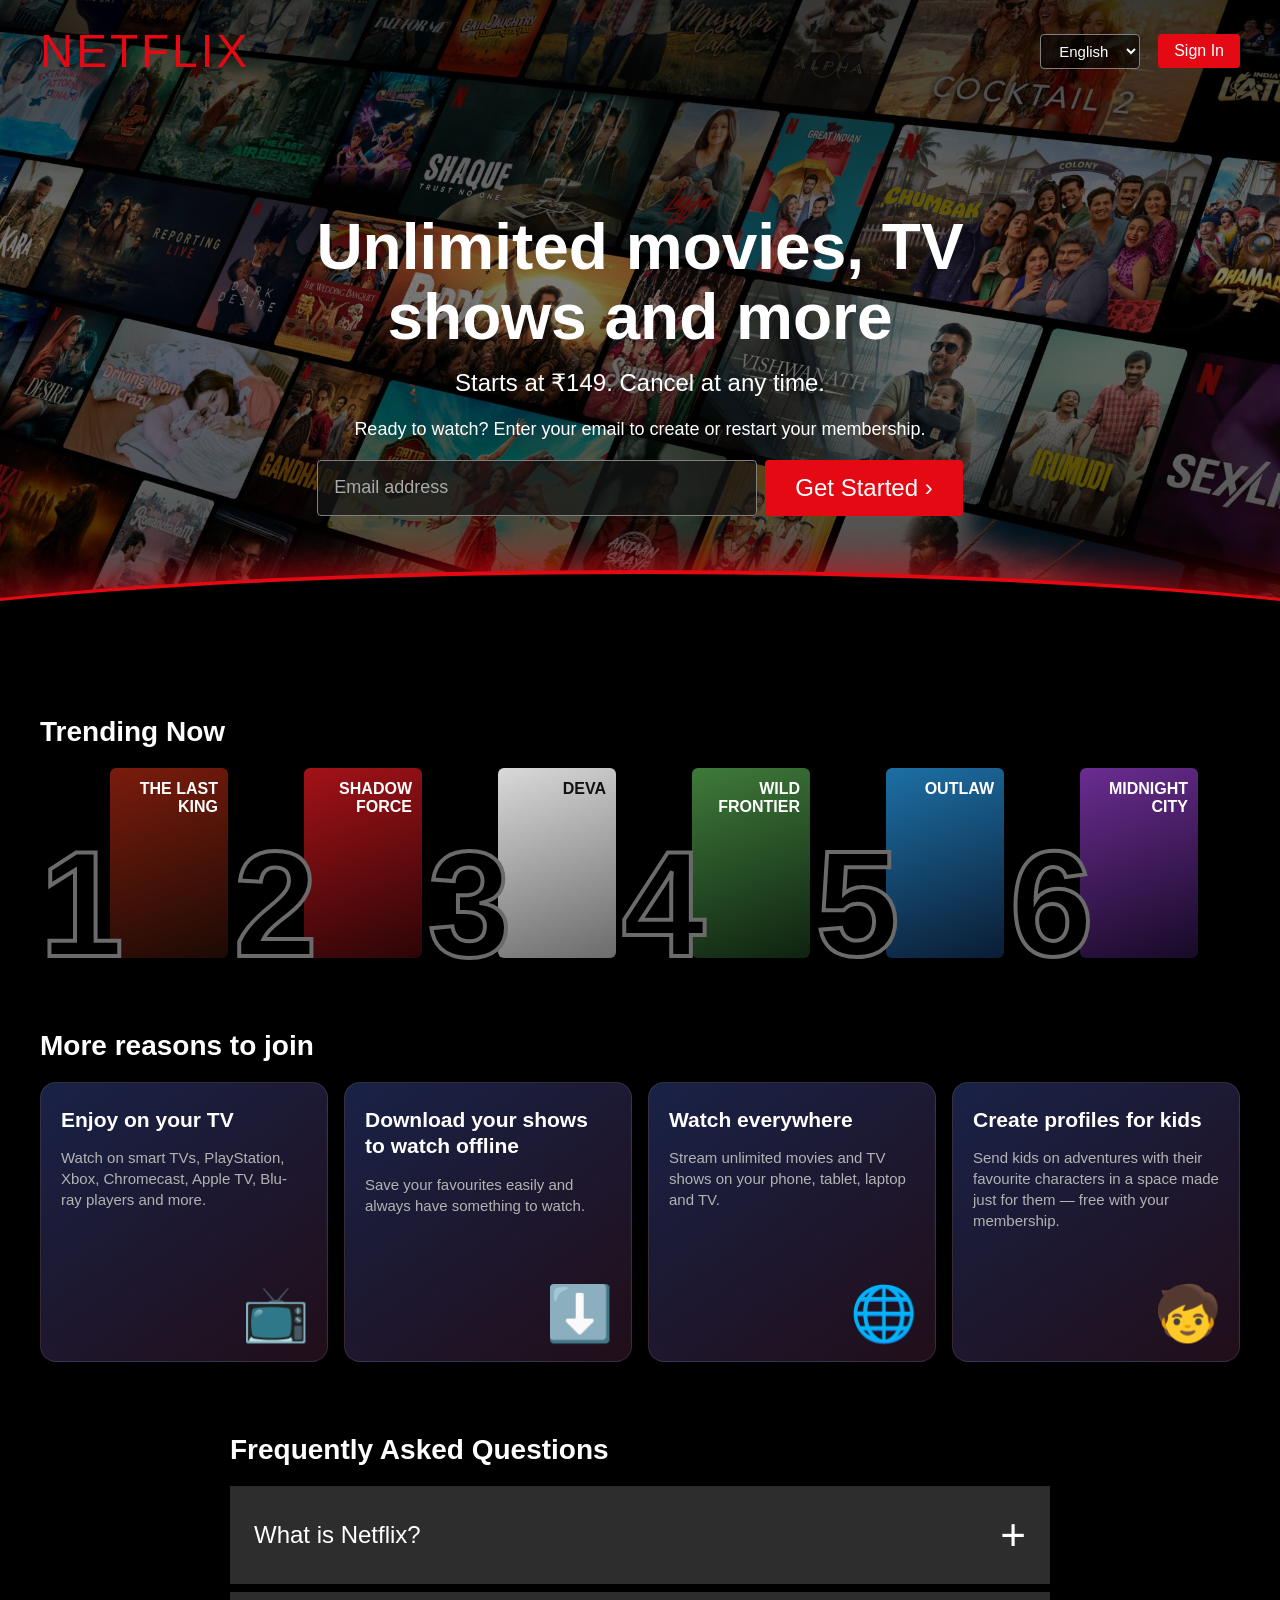
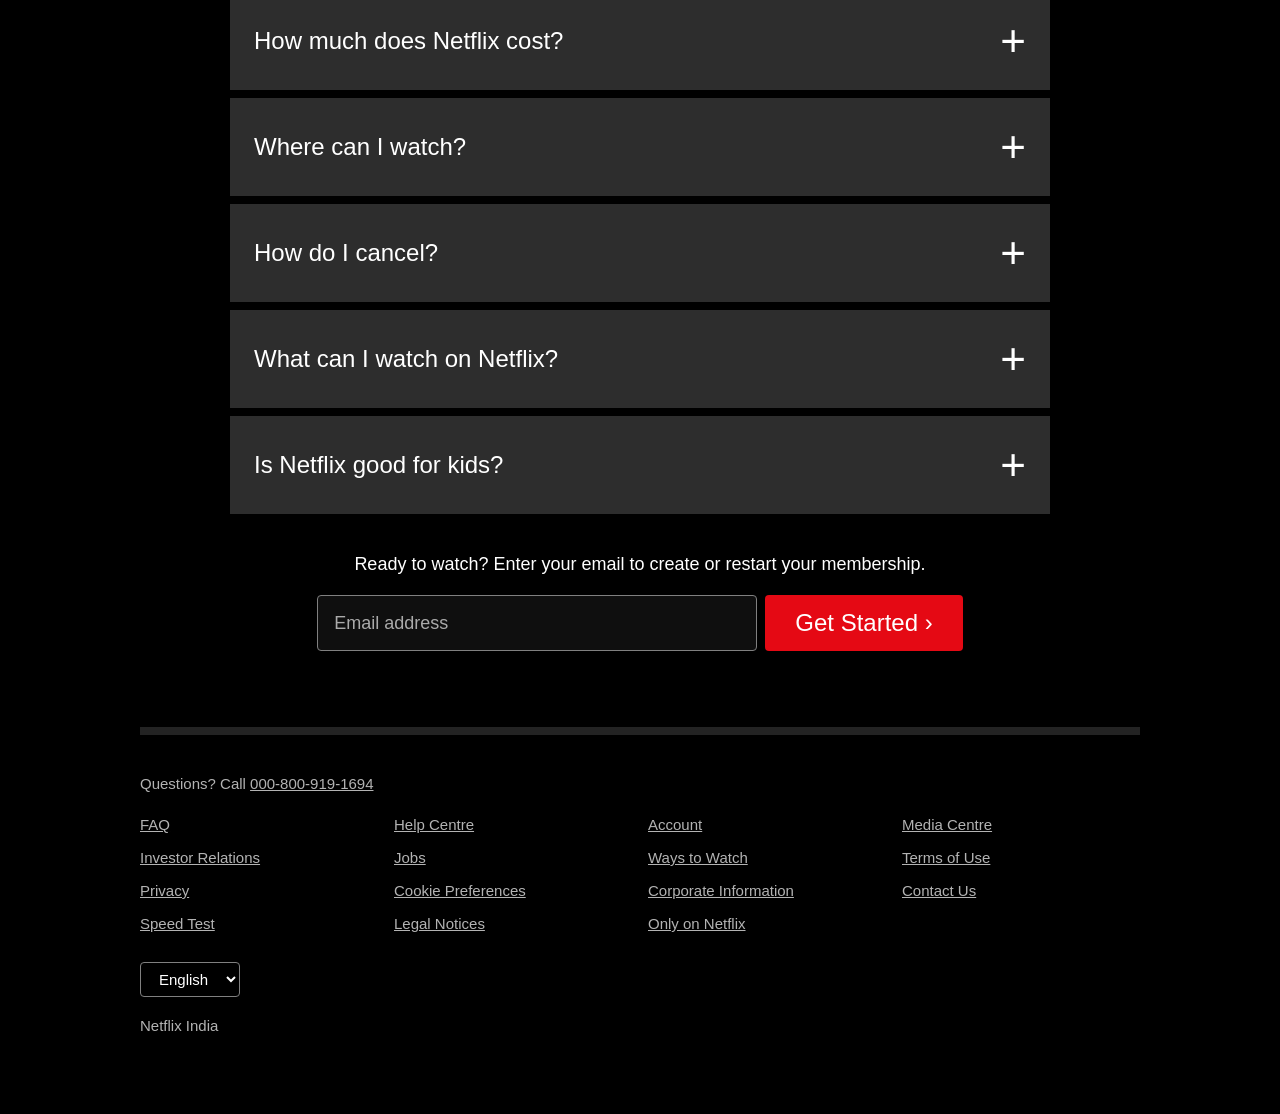
<file: Project 3/index.html>
<!DOCTYPE html>
<html lang="en">
<head>
<meta charset="UTF-8">
<title>Netflix India - Watch TV Shows Online, Watch Movies Online</title>
<link rel="stylesheet" href="style.css">
</head>
<body>

<!-- ========== HERO ========== -->
<header class="hero">

  <!-- background: poster wall (always works) + optional real photo on top -->
  <div class="wall"><div></div><div></div><div></div><div></div><div></div><div></div><div></div><div></div><div></div><div></div><div></div><div></div><div></div><div></div><div></div><div></div><div></div><div></div><div></div><div></div><div></div><div></div><div></div><div></div><div></div><div></div><div></div><div></div><div></div><div></div><div></div><div></div><div></div><div></div><div></div><div></div><div></div><div></div><div></div><div></div><div></div><div></div><div></div><div></div><div></div><div></div><div></div><div></div></div>
  <div class="hero-photo"></div>
  <div class="hero-shade"></div>

  <nav class="nav">
    <div class="logo">NETFLIX</div>
    <div class="nav-right">
      <select class="lang"><option>English</option><option>हिन्दी</option></select>
      <a href="#" class="btn btn-red btn-sm">Sign In</a>
    </div>
  </nav>

  <div class="hero-content">
    <h1>Unlimited movies, TV shows and more</h1>
    <p class="sub">Starts at ₹149. Cancel at any time.</p>
    <p class="small">Ready to watch? Enter your email to create or restart your membership.</p>
    <form class="email-form" onsubmit="return false">
      <input type="email" placeholder="Email address">
      <button class="btn btn-red btn-lg">Get Started &rsaquo;</button>
    </form>
  </div>

  <div class="curve"></div>
</header>

<!-- ========== TRENDING ========== -->
<section class="section">
  <h2>Trending Now</h2>
  <div class="row">
    <div class="trend"><span class="num">1</span><div class="poster p1"><b>THE LAST KING</b></div></div>
    <div class="trend"><span class="num">2</span><div class="poster p2"><b>SHADOW FORCE</b></div></div>
    <div class="trend"><span class="num">3</span><div class="poster p3"><b>DEVA</b></div></div>
    <div class="trend"><span class="num">4</span><div class="poster p4"><b>WILD FRONTIER</b></div></div>
    <div class="trend"><span class="num">5</span><div class="poster p5"><b>OUTLAW</b></div></div>
    <div class="trend"><span class="num">6</span><div class="poster p6"><b>MIDNIGHT CITY</b></div></div>
  </div>
</section>

<!-- ========== REASONS ========== -->
<section class="section">
  <h2>More reasons to join</h2>
  <div class="cards">
    <div class="card">
      <h3>Enjoy on your TV</h3>
      <p>Watch on smart TVs, PlayStation, Xbox, Chromecast, Apple TV, Blu-ray players and more.</p>
      <span class="icon">📺</span>
    </div>
    <div class="card">
      <h3>Download your shows to watch offline</h3>
      <p>Save your favourites easily and always have something to watch.</p>
      <span class="icon">⬇️</span>
    </div>
    <div class="card">
      <h3>Watch everywhere</h3>
      <p>Stream unlimited movies and TV shows on your phone, tablet, laptop and TV.</p>
      <span class="icon">🌐</span>
    </div>
    <div class="card">
      <h3>Create profiles for kids</h3>
      <p>Send kids on adventures with their favourite characters in a space made just for them — free with your membership.</p>
      <span class="icon">🧒</span>
    </div>
  </div>
</section>

<!-- ========== FAQ ========== -->
<section class="section faq">
  <h2>Frequently Asked Questions</h2>

  <details>
    <summary>What is Netflix?</summary>
    <div class="answer">Netflix is a streaming service that offers a wide variety of award-winning TV shows, movies, anime, documentaries and more on thousands of internet-connected devices.<br><br>You can watch as much as you want, whenever you want, without a single ad – all for one low monthly price.</div>
  </details>
  <details>
    <summary>How much does Netflix cost?</summary>
    <div class="answer">Watch Netflix on your smartphone, tablet, smart TV, laptop or streaming device, all for one fixed monthly fee. Plans range from ₹149 to ₹649 a month. No extra costs, no contracts.</div>
  </details>
  <details>
    <summary>Where can I watch?</summary>
    <div class="answer">Watch anywhere, anytime. Sign in with your Netflix account to watch instantly on the web at netflix.com or on any internet-connected device that offers the Netflix app.</div>
  </details>
  <details>
    <summary>How do I cancel?</summary>
    <div class="answer">Netflix is flexible. There are no annoying contracts and no commitments. You can cancel your account online in two clicks, with no cancellation fees.</div>
  </details>
  <details>
    <summary>What can I watch on Netflix?</summary>
    <div class="answer">Netflix has an extensive library of feature films, documentaries, TV shows, anime, award-winning Netflix originals and more. Watch as much as you want, any time you want.</div>
  </details>
  <details>
    <summary>Is Netflix good for kids?</summary>
    <div class="answer">The Netflix Kids experience is included in your membership to give parents control while kids enjoy family-friendly TV shows and movies in their own space.</div>
  </details>

  <p class="small center">Ready to watch? Enter your email to create or restart your membership.</p>
  <form class="email-form" onsubmit="return false">
    <input type="email" placeholder="Email address">
    <button class="btn btn-red btn-lg">Get Started &rsaquo;</button>
  </form>
</section>

<!-- ========== FOOTER ========== -->
<footer>
  <p>Questions? Call <a href="#">000-800-919-1694</a></p>
  <div class="links">
    <a href="#">FAQ</a><a href="#">Help Centre</a><a href="#">Account</a><a href="#">Media Centre</a>
    <a href="#">Investor Relations</a><a href="#">Jobs</a><a href="#">Ways to Watch</a><a href="#">Terms of Use</a>
    <a href="#">Privacy</a><a href="#">Cookie Preferences</a><a href="#">Corporate Information</a><a href="#">Contact Us</a>
    <a href="#">Speed Test</a><a href="#">Legal Notices</a><a href="#">Only on Netflix</a>
  </div>
  <select class="lang"><option>English</option><option>हिन्दी</option></select>
  <p class="country">Netflix India</p>
</footer>

</body>
</html>
</file>
<file: Project 3/style.css>
/* ===== Netflix clone (desktop only) ===== */

* {
  margin: 0;
  padding: 0;
  box-sizing: border-box;
}

body {
  background-color: #000;
  color: #fff;
  font-family: "Helvetica Neue", Helvetica, Arial, sans-serif;
}

a {
  color: #fff;
  text-decoration: none;
}

/* ---------- buttons ---------- */
.btn {
  border: none;
  color: #fff;
  cursor: pointer;
  border-radius: 4px;
  font-weight: 500;
}
.btn-red { background-color: #e50914; }
.btn-red:hover { background-color: #c11119; }
.btn-sm { padding: 8px 16px; font-size: 16px; }
.btn-lg { height: 56px; padding: 0 30px; font-size: 24px; }

.lang {
  background-color: rgba(0, 0, 0, 0.6);
  color: #fff;
  border: 1px solid #808080;
  border-radius: 4px;
  padding: 7px 14px;
  font-size: 15px;
}

/* ---------- hero ---------- */
.hero {
  position: relative;
  height: 680px;
  overflow: hidden;
  background-color: #000;
}

/* poster wall made with plain divs */
.wall {
  position: absolute;
  top: -120px;
  left: -140px;
  width: 1700px;
  display: grid;
  grid-template-columns: repeat(12, 1fr);
  gap: 10px;
  transform: rotate(-8deg);
}
.wall div {
  height: 190px;
  border-radius: 4px;
}
.wall div:nth-child(7n+1) { background: linear-gradient(160deg, #7a1c0c, #1c0a05); }
.wall div:nth-child(7n+2) { background: linear-gradient(160deg, #1d4f7a, #07131f); }
.wall div:nth-child(7n+3) { background: linear-gradient(160deg, #8a8a8a, #2b2b2b); }
.wall div:nth-child(7n+4) { background: linear-gradient(160deg, #a31217, #2b0507); }
.wall div:nth-child(7n+5) { background: linear-gradient(160deg, #3f6b3a, #0e2210); }
.wall div:nth-child(7n+6) { background: linear-gradient(160deg, #6a2c91, #170a26); }
.wall div:nth-child(7n)   { background: linear-gradient(160deg, #b8741a, #2b1704); }

/* hero background picture
   1st choice: images/hero.jpg (saved on your computer)
   2nd choice: the web link (needs internet, may get blocked) */
.hero-photo {
  position: absolute;
  top: 0;
  left: 0;
  width: 100%;
  height: 100%;
  background-image:
    url("images/hero.jpg"),
    url("https://assets.nflxext.com/ffe/siteui/vlv3/5aa70728-e223-472f-9230-babd8f6ba166/web/IN-en-20261019-TRIFECTA-perspective_79fa76c2-2cb2-4d20-8de2-f696f3b6131e_large.jpg");
  background-size: cover;
  background-position: center;
  background-repeat: no-repeat;
}

/* dark overlay so the white text is readable */
.hero-shade {
  position: absolute;
  top: 0;
  left: 0;
  width: 100%;
  height: 100%;
  background: linear-gradient(to bottom, rgba(0,0,0,0.7) 0%, rgba(0,0,0,0.35) 40%, rgba(0,0,0,0.6) 85%, #000 100%);
}

/* navbar */
.nav {
  position: relative;
  display: flex;
  justify-content: space-between;
  align-items: center;
  width: 1200px;
  margin: 0 auto;
  padding: 24px 0;
}
.logo {
  color: #e50914;
  font-family: Impact, "Arial Narrow", sans-serif;
  font-size: 46px;
  letter-spacing: 3px;
}
.nav-right {
  display: flex;
  align-items: center;
  gap: 18px;
}

/* hero text */
.hero-content {
  position: relative;
  width: 780px;
  margin: 110px auto 0 auto;
  text-align: center;
}
.hero-content h1 {
  font-size: 64px;
  font-weight: 900;
  line-height: 1.1;
  margin-bottom: 16px;
}
.sub {
  font-size: 24px;
  margin-bottom: 22px;
}
.small {
  font-size: 18px;
  margin-bottom: 20px;
}
.center {
  text-align: center;
  margin-top: 40px;
}

/* email form */
.email-form {
  display: flex;
  justify-content: center;
  gap: 8px;
}
.email-form input {
  width: 440px;
  height: 56px;
  padding: 0 16px;
  font-size: 18px;
  color: #fff;
  background-color: rgba(22, 22, 22, 0.7);
  border: 1px solid #808080;
  border-radius: 4px;
}
.email-form input::placeholder { color: #aaa; }

/* curved red glow at the bottom of the hero */
.curve {
  position: absolute;
  left: -25%;
  bottom: -110px;
  width: 150%;
  height: 220px;
  background-color: #000;
  border-radius: 50%;
  border-top: 4px solid #e50914;
  box-shadow: 0 -6px 40px rgba(229, 9, 20, 0.7);
}

/* ---------- sections ---------- */
.section {
  width: 1200px;
  margin: 0 auto;
  padding: 36px 0;
}
.section h2 {
  font-size: 28px;
  font-weight: 600;
  margin-bottom: 20px;
}

/* ---------- trending ---------- */
.row {
  display: flex;
}
.trend {
  display: flex;
  align-items: flex-end;
  flex-shrink: 0;
  margin-right: 6px;
}
.num {
  width: 80px;
  font-size: 150px;
  font-weight: 900;
  line-height: 0.8;
  text-align: right;
  margin-right: -10px;
  margin-bottom: -6px;
  color: #000;
  -webkit-text-stroke: 4px #6b6b6b;
  position: relative;
  z-index: 1;
}
.poster {
  width: 118px;
  height: 190px;
  border-radius: 6px;
  padding: 12px 10px;
  font-size: 16px;
  line-height: 1.1;
  text-align: right;
}
.p1 { background: linear-gradient(160deg, #7a1c0c, #1c0a05); }
.p2 { background: linear-gradient(160deg, #a31217, #2b0507); }
.p3 { background: linear-gradient(160deg, #d9d9d9, #6b6b6b); color: #111; }
.p4 { background: linear-gradient(160deg, #3f7a3a, #0e2210); }
.p5 { background: linear-gradient(160deg, #1d6fa5, #0a1c33); }
.p6 { background: linear-gradient(160deg, #6a2c91, #170a26); }

/* ---------- reasons cards ---------- */
.cards {
  display: flex;
  gap: 16px;
}
.card {
  position: relative;
  width: 288px;
  height: 280px;
  padding: 24px 20px;
  border-radius: 16px;
  border: 1px solid rgba(255, 255, 255, 0.1);
  background: linear-gradient(145deg, #192247 0%, #210e19 100%);
}
.card h3 {
  font-size: 21px;
  line-height: 1.25;
  margin-bottom: 14px;
}
.card p {
  font-size: 15px;
  line-height: 1.4;
  color: #b3b3b3;
}
.card .icon {
  position: absolute;
  right: 18px;
  bottom: 16px;
  font-size: 54px;
}

/* ---------- faq ---------- */
.faq {
  width: 820px;
}
details {
  background-color: #2d2d2d;
  margin-bottom: 8px;
}
details:hover { background-color: #414141; }
summary {
  display: flex;
  justify-content: space-between;
  align-items: center;
  padding: 24px;
  font-size: 24px;
  list-style: none;
  cursor: pointer;
}
summary::-webkit-details-marker { display: none; }
summary::after {
  content: "+";
  font-size: 44px;
  font-weight: 200;
}
details[open] summary::after { transform: rotate(45deg); }
.answer {
  padding: 24px;
  font-size: 22px;
  line-height: 1.4;
  border-top: 1px solid #000;
}

/* ---------- footer ---------- */
footer {
  width: 1000px;
  margin: 40px auto 0 auto;
  padding: 40px 0 80px 0;
  border-top: 8px solid #232323;
  color: #b3b3b3;
  font-size: 15px;
}
footer a {
  color: #b3b3b3;
  text-decoration: underline;
}
.links {
  display: grid;
  grid-template-columns: repeat(4, 1fr);
  gap: 16px;
  margin: 24px 0 30px 0;
}
.country { margin-top: 20px; }
</file>
